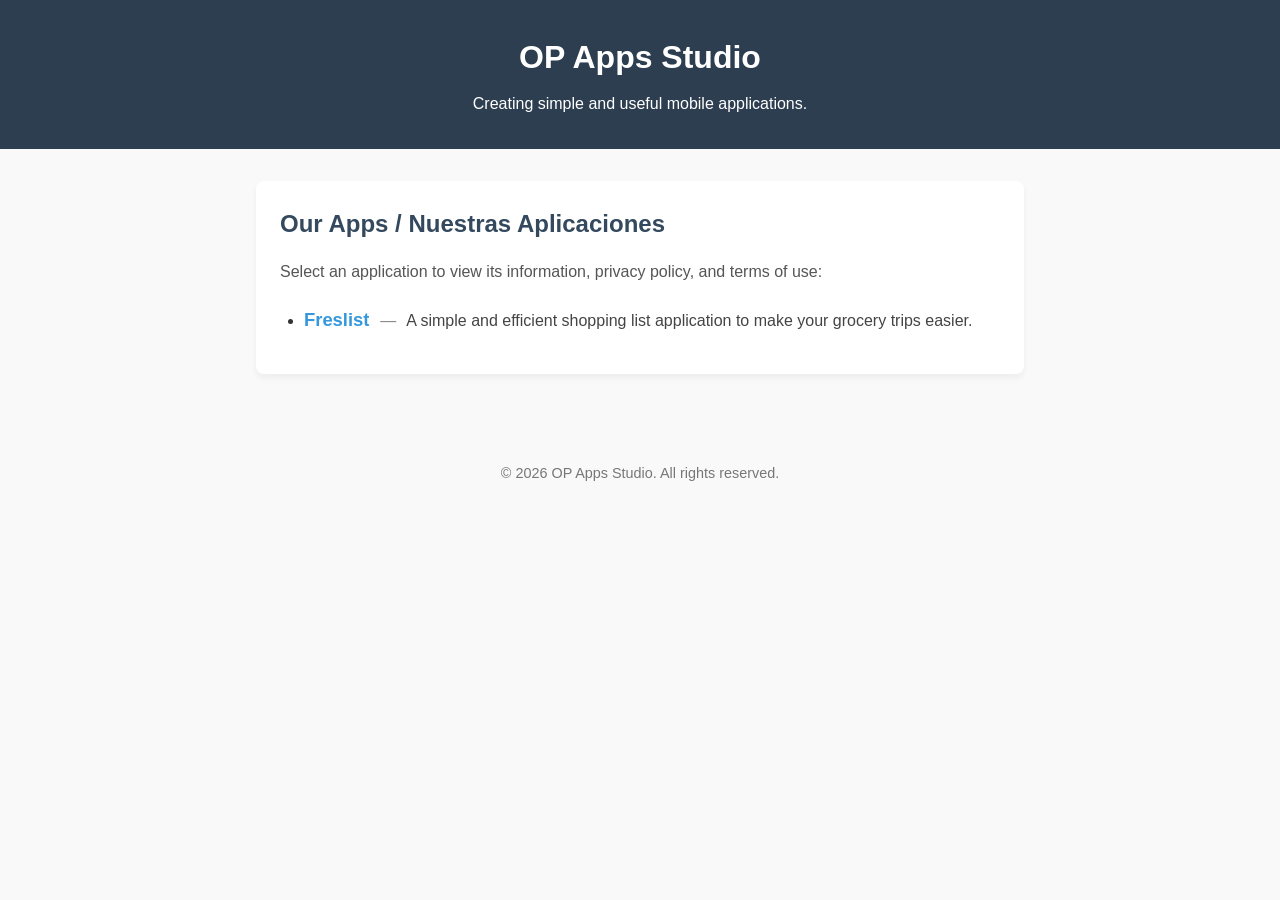
<file: index.html>
<!DOCTYPE html>
<html lang="en">
<head>
    <meta charset="UTF-8">
    <meta name="viewport" content="width=device-width, initial-scale=1.0">
    <title>OP Apps Studio</title>
    <meta name="description" content="OP Apps Studio - Mobile Application Development">
    <link rel="stylesheet" href="css/style.css">
</head>
<body>
    <header>
        <h1>OP Apps Studio</h1>
        <p>Creating simple and useful mobile applications.</p>
    </header>

    <main>
        <section class="card">
            <h2>Our Apps / Nuestras Aplicaciones</h2>
            <p class="section-intro">Select an application to view its information, privacy policy, and terms of use:</p>
            <ul class="apps-list">
                <li class="app-list-item">
                    <a href="apps/freslist/index.html" class="app-title-link">Freslist</a>
                    <span class="app-separator">&mdash;</span>
                    <span class="app-summary">A simple and efficient shopping list application to make your grocery trips easier.</span>
                </li>
                <!--
                To add a new app in the future, copy and paste this block:
                <li class="app-list-item">
                    <a href="apps/[app-slug]/index.html" class="app-title-link">[App Name]</a>
                    <span class="app-separator">&mdash;</span>
                    <span class="app-summary">[Brief app description]</span>
                </li>
                -->
            </ul>
        </section>
    </main>

    <footer>
        <p>&copy; 2026 OP Apps Studio. All rights reserved.</p>
    </footer>
</body>
</html>
</file>
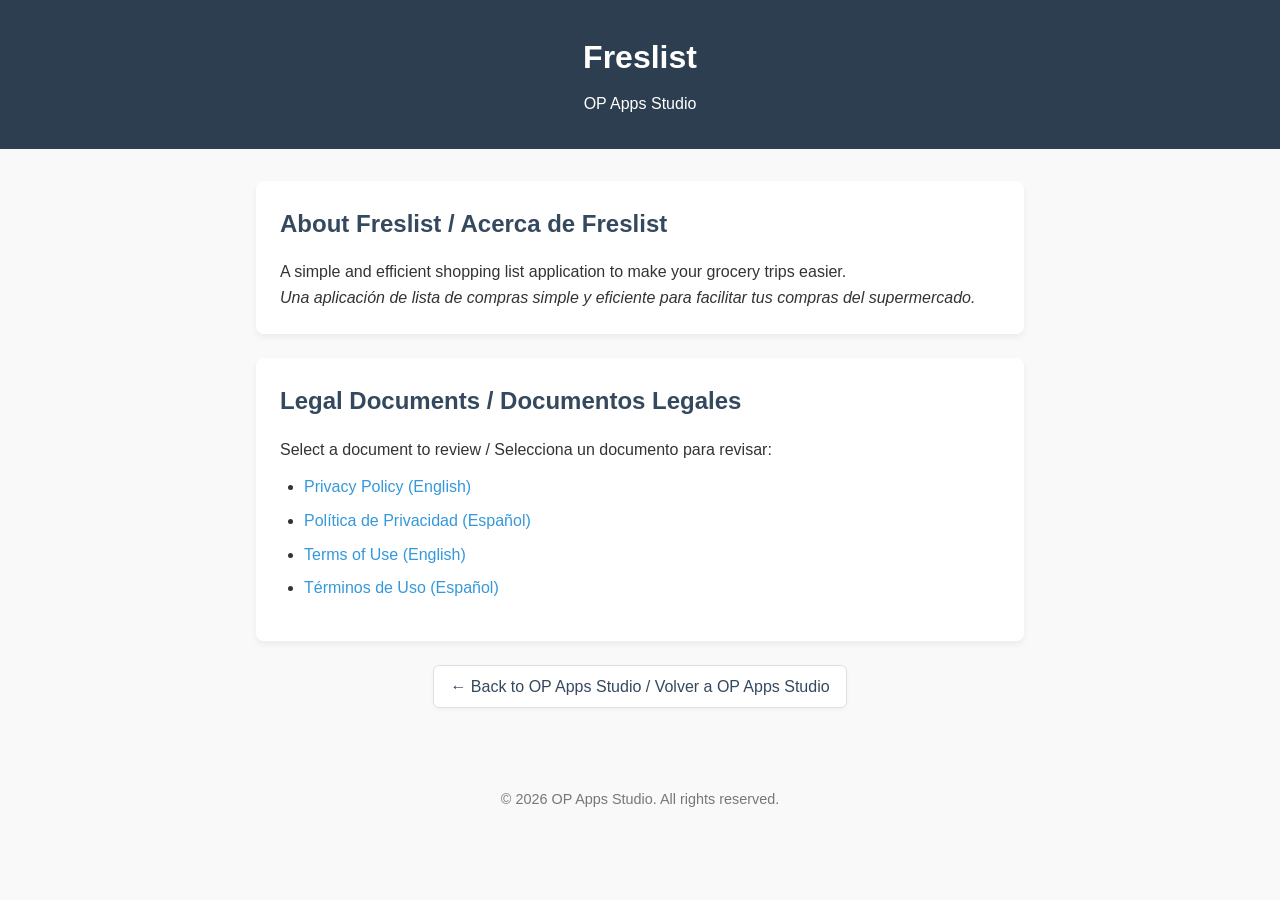
<file: apps/freslist/index.html>
<!DOCTYPE html>
<html lang="en">
<head>
    <meta charset="UTF-8">
    <meta name="viewport" content="width=device-width, initial-scale=1.0">
    <title>Freslist - OP Apps Studio</title>
    <meta name="description" content="Freslist app details, privacy policy, and terms of use.">
    <link rel="stylesheet" href="../../css/style.css">
</head>
<body>
    <header>
        <h1>Freslist</h1>
        <p>OP Apps Studio</p>
    </header>

    <main>
        <section class="card">
            <h2>About Freslist / Acerca de Freslist</h2>
            <p>A simple and efficient shopping list application to make your grocery trips easier.</p>
            <p><em>Una aplicación de lista de compras simple y eficiente para facilitar tus compras del supermercado.</em></p>
        </section>

        <section class="card">
            <h2>Legal Documents / Documentos Legales</h2>
            <p>Select a document to review / Selecciona un documento para revisar:</p>
            <ul class="legal-list">
                <li><a href="../../privacy/freslist/index.html">Privacy Policy (English)</a></li>
                <li><a href="../../privacy/freslist/es.html">Política de Privacidad (Español)</a></li>
                <li><a href="../../terms/freslist/index.html">Terms of Use (English)</a></li>
                <li><a href="../../terms/freslist/es.html">Términos de Uso (Español)</a></li>
            </ul>
        </section>

        <div class="back-link">
            <a href="../../index.html">&larr; Back to OP Apps Studio / Volver a OP Apps Studio</a>
        </div>
    </main>

    <footer>
        <p>&copy; 2026 OP Apps Studio. All rights reserved.</p>
    </footer>
</body>
</html>
</file>
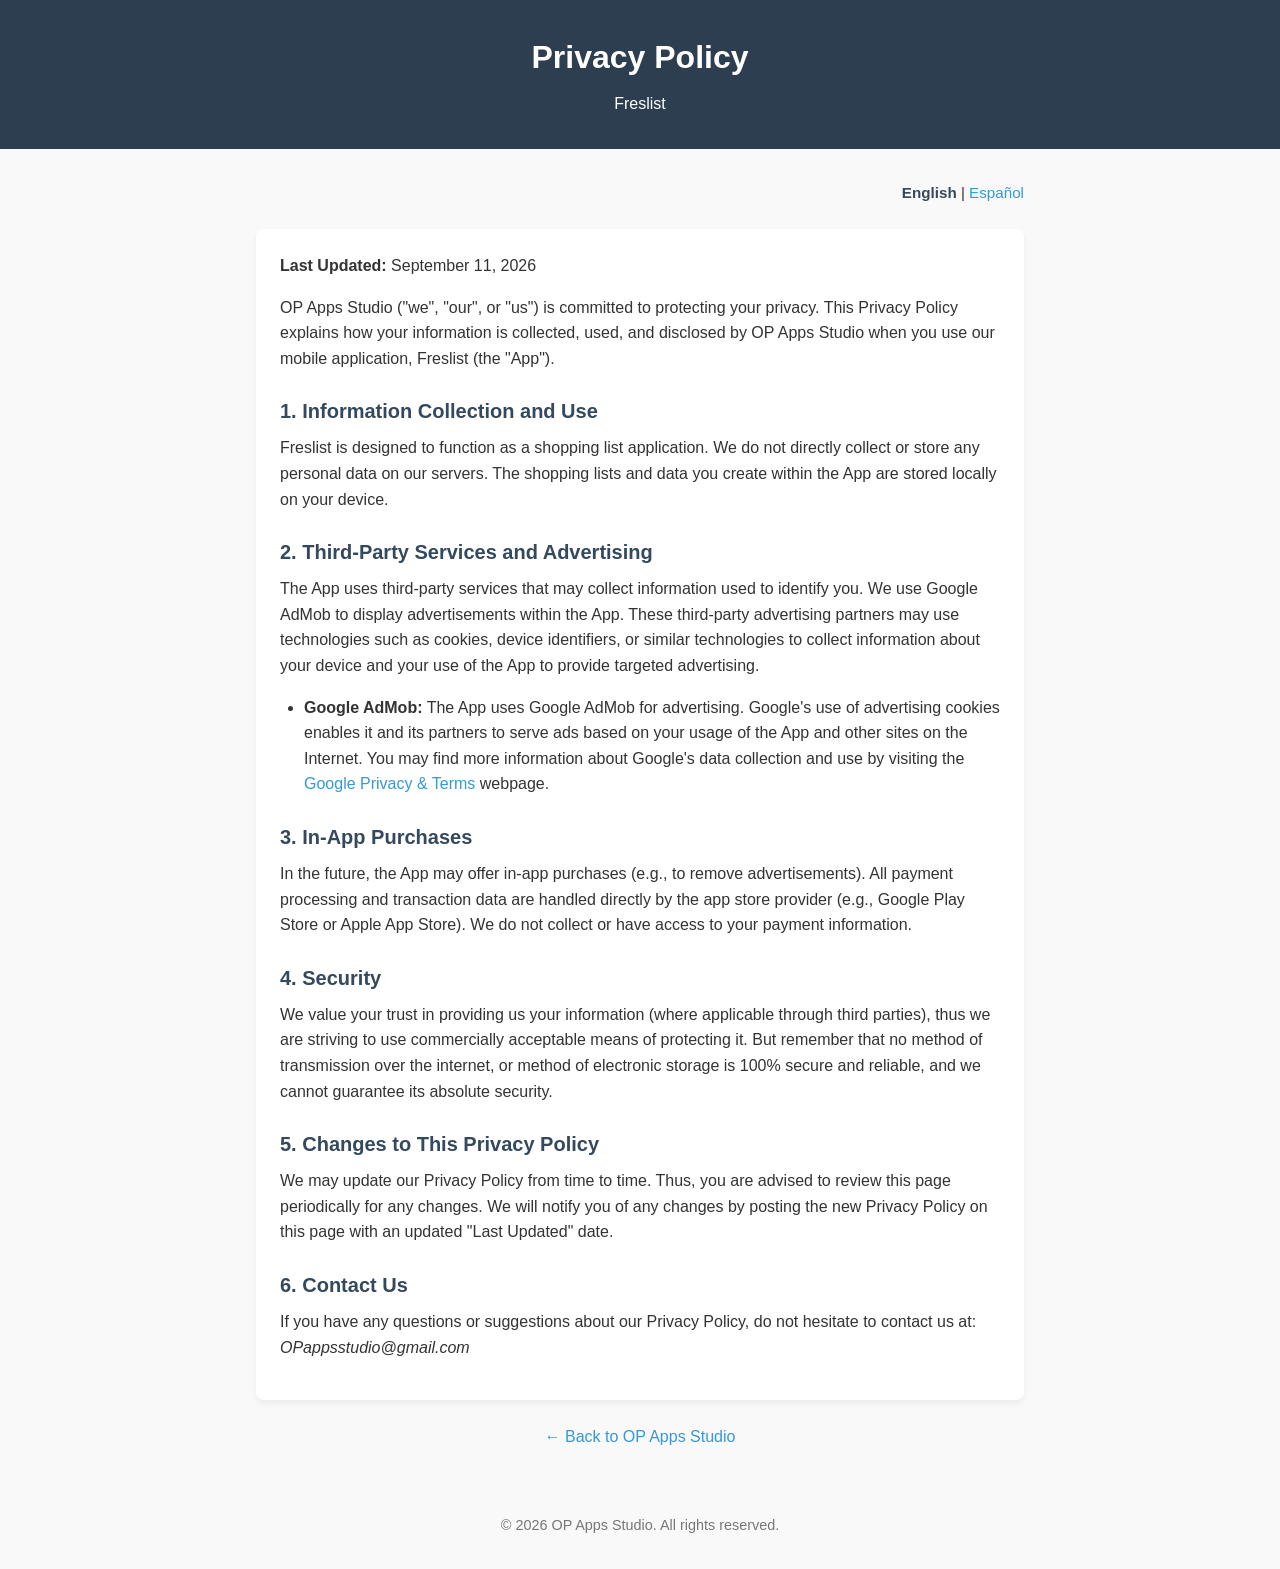
<file: privacy/freslist/index.html>
<!DOCTYPE html>
<html lang="en">
<head>
    <meta charset="UTF-8">
    <meta name="viewport" content="width=device-width, initial-scale=1.0">
    <title>Privacy Policy - Freslist | OP Apps Studio</title>
    <meta name="description" content="Privacy Policy for Freslist, a shopping list app by OP Apps Studio.">
    <link rel="stylesheet" href="../../css/style.css">
</head>
<body>
    <header>
        <h1>Privacy Policy</h1>
        <p>Freslist</p>
    </header>

    <main>
        <div class="language-selector">
            <span>English</span> | <a href="es.html">Español</a>
        </div>
        
        <div class="card privacy-content">
            <p><strong>Last Updated:</strong> September 11, 2026</p>

            <p>OP Apps Studio ("we", "our", or "us") is committed to protecting your privacy. This Privacy Policy explains how your information is collected, used, and disclosed by OP Apps Studio when you use our mobile application, Freslist (the "App").</p>

            <h2>1. Information Collection and Use</h2>
            <p>Freslist is designed to function as a shopping list application. We do not directly collect or store any personal data on our servers. The shopping lists and data you create within the App are stored locally on your device.</p>

            <h2>2. Third-Party Services and Advertising</h2>
            <p>The App uses third-party services that may collect information used to identify you. We use Google AdMob to display advertisements within the App. These third-party advertising partners may use technologies such as cookies, device identifiers, or similar technologies to collect information about your device and your use of the App to provide targeted advertising.</p>
            <ul>
                <li><strong>Google AdMob:</strong> The App uses Google AdMob for advertising. Google's use of advertising cookies enables it and its partners to serve ads based on your usage of the App and other sites on the Internet. You may find more information about Google's data collection and use by visiting the <a href="https://policies.google.com/technologies/ads" target="_blank" rel="noopener noreferrer">Google Privacy & Terms</a> webpage.</li>
            </ul>

            <h2>3. In-App Purchases</h2>
            <p>In the future, the App may offer in-app purchases (e.g., to remove advertisements). All payment processing and transaction data are handled directly by the app store provider (e.g., Google Play Store or Apple App Store). We do not collect or have access to your payment information.</p>

            <h2>4. Security</h2>
            <p>We value your trust in providing us your information (where applicable through third parties), thus we are striving to use commercially acceptable means of protecting it. But remember that no method of transmission over the internet, or method of electronic storage is 100% secure and reliable, and we cannot guarantee its absolute security.</p>

            <h2>5. Changes to This Privacy Policy</h2>
            <p>We may update our Privacy Policy from time to time. Thus, you are advised to review this page periodically for any changes. We will notify you of any changes by posting the new Privacy Policy on this page with an updated "Last Updated" date.</p>

            <h2>6. Contact Us</h2>
            <p>If you have any questions or suggestions about our Privacy Policy, do not hesitate to contact us at: <em>OPappsstudio@gmail.com</em></p>
        </div>
        
        <div style="text-align: center; margin-top: 1rem;">
            <a href="../../index.html">&larr; Back to OP Apps Studio</a>
        </div>
    </main>

    <footer>
        <p>&copy; 2026 OP Apps Studio. All rights reserved.</p>
    </footer>
</body>
</html>
</file>
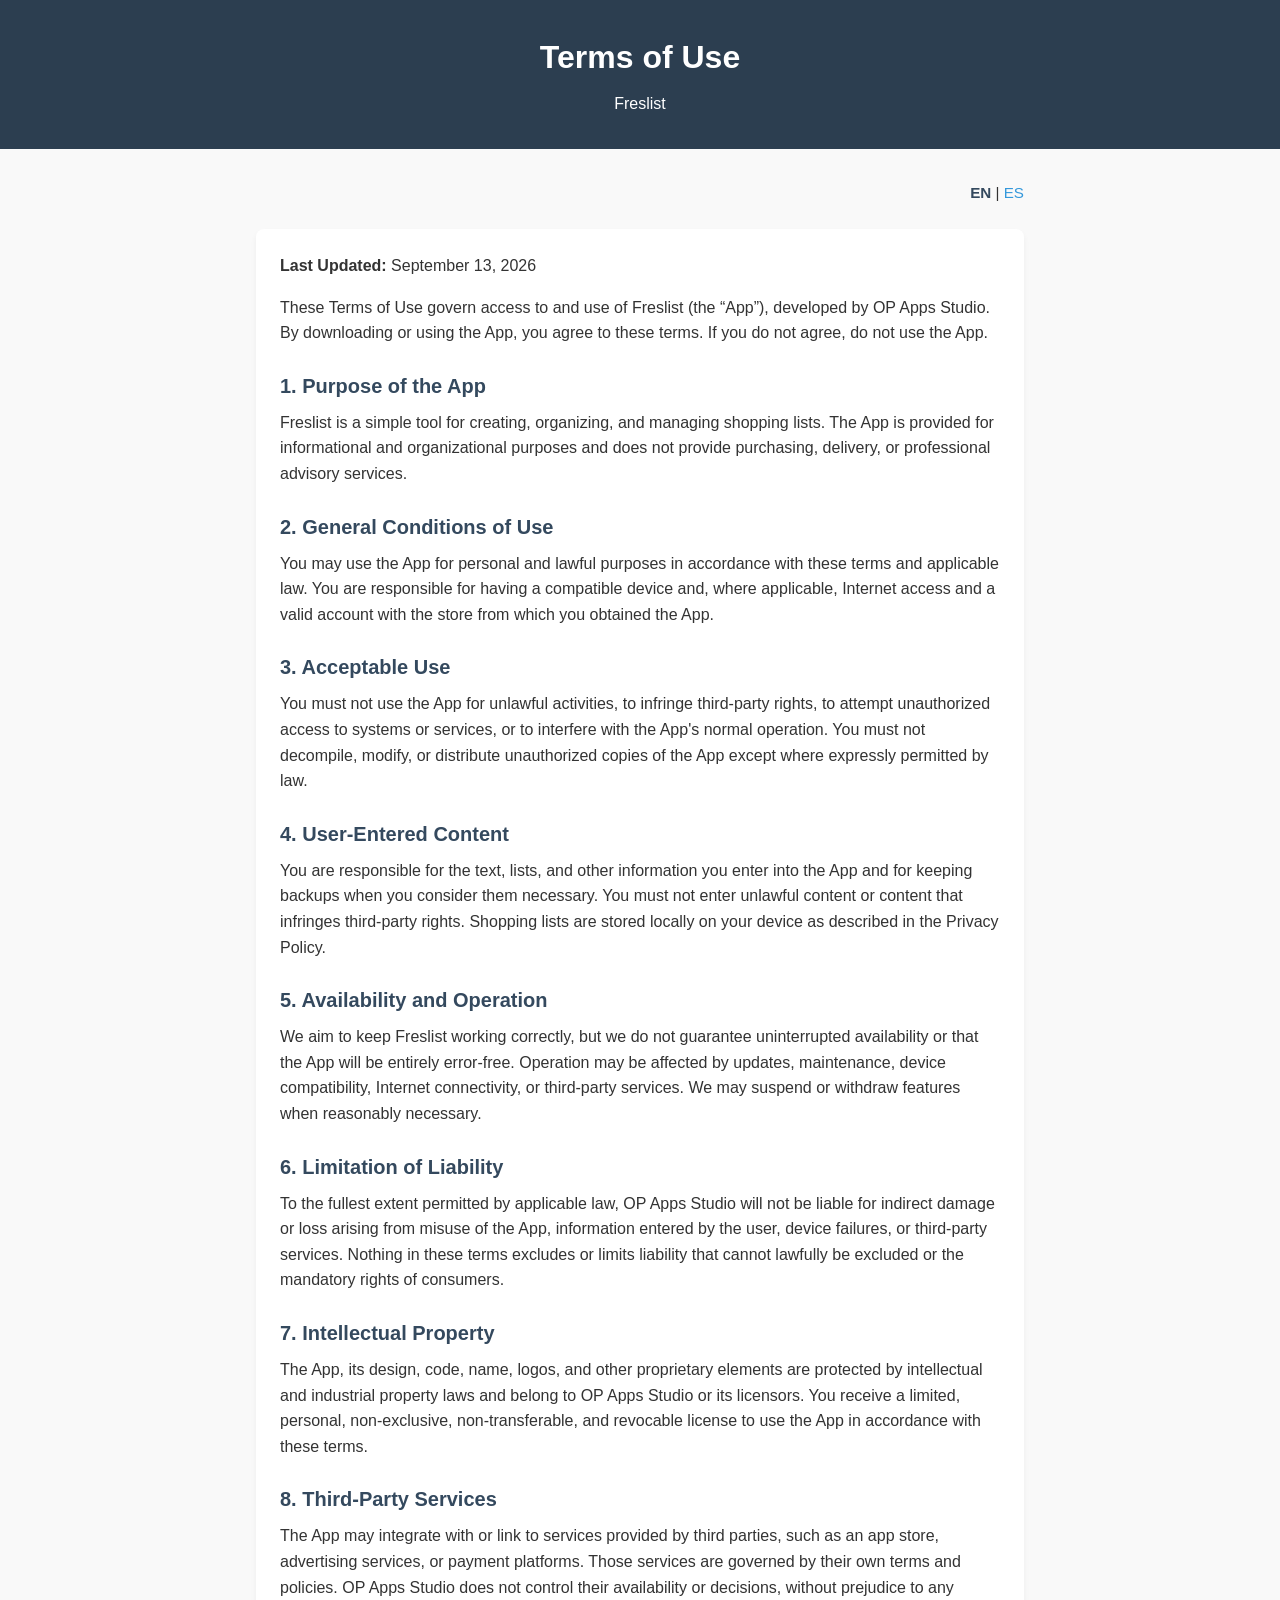
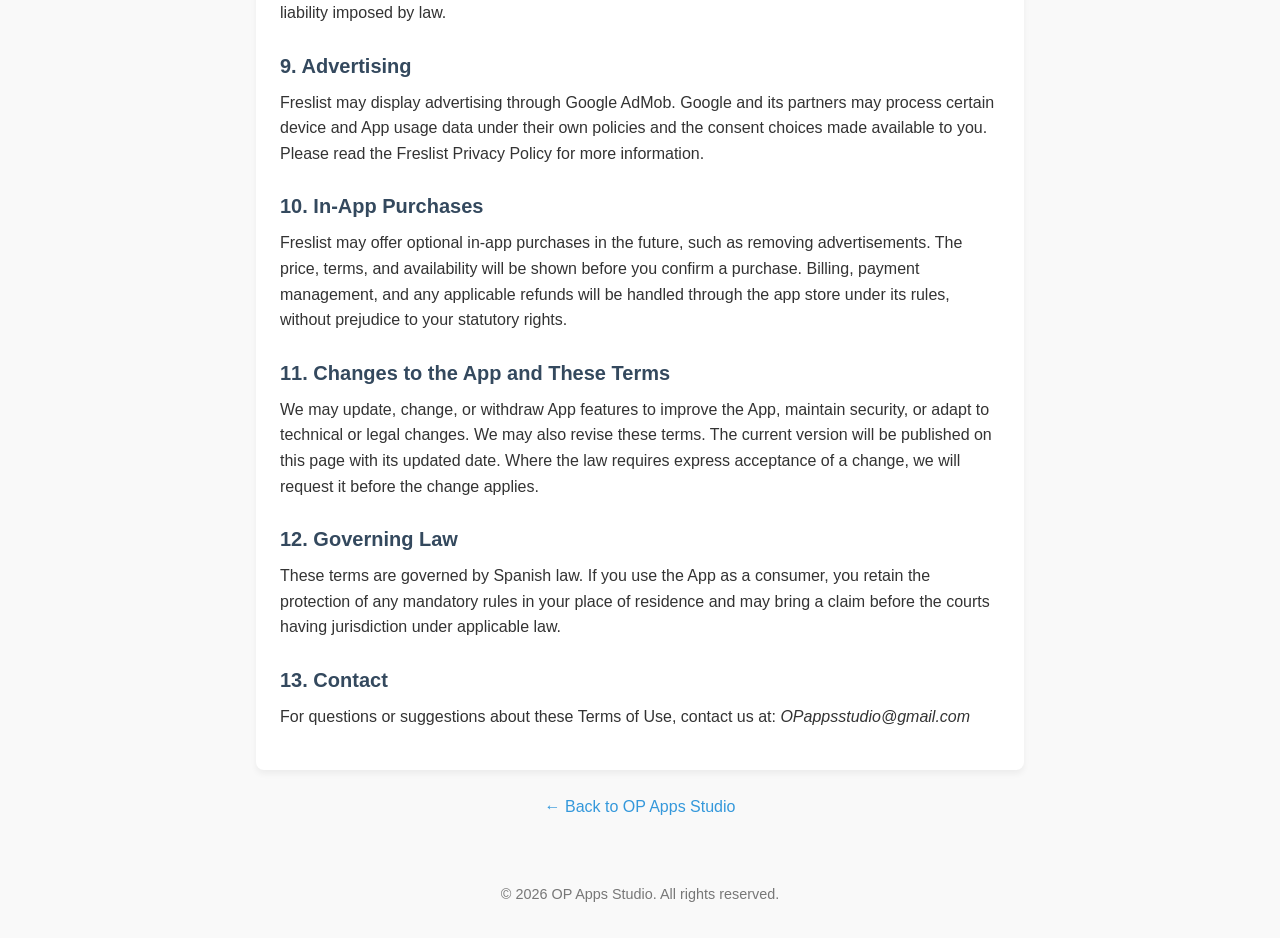
<file: terms/freslist/index.html>
<!DOCTYPE html>
<html lang="en">
<head>
    <meta charset="UTF-8">
    <meta name="viewport" content="width=device-width, initial-scale=1.0">
    <title>Terms of Use - Freslist | OP Apps Studio</title>
    <meta name="description" content="Terms of Use for Freslist, a shopping list app by OP Apps Studio.">
    <link rel="stylesheet" href="../../css/style.css">
</head>
<body>
    <header>
        <h1>Terms of Use</h1>
        <p>Freslist</p>
    </header>

    <main>
        <div class="language-selector">
            <span>EN</span> | <a href="es.html">ES</a>
        </div>

        <div class="card legal-content">
            <p><strong>Last Updated:</strong> September 13, 2026</p>

            <p>These Terms of Use govern access to and use of Freslist (the “App”), developed by OP Apps Studio. By downloading or using the App, you agree to these terms. If you do not agree, do not use the App.</p>

            <h2>1. Purpose of the App</h2>
            <p>Freslist is a simple tool for creating, organizing, and managing shopping lists. The App is provided for informational and organizational purposes and does not provide purchasing, delivery, or professional advisory services.</p>

            <h2>2. General Conditions of Use</h2>
            <p>You may use the App for personal and lawful purposes in accordance with these terms and applicable law. You are responsible for having a compatible device and, where applicable, Internet access and a valid account with the store from which you obtained the App.</p>

            <h2>3. Acceptable Use</h2>
            <p>You must not use the App for unlawful activities, to infringe third-party rights, to attempt unauthorized access to systems or services, or to interfere with the App's normal operation. You must not decompile, modify, or distribute unauthorized copies of the App except where expressly permitted by law.</p>

            <h2>4. User-Entered Content</h2>
            <p>You are responsible for the text, lists, and other information you enter into the App and for keeping backups when you consider them necessary. You must not enter unlawful content or content that infringes third-party rights. Shopping lists are stored locally on your device as described in the Privacy Policy.</p>

            <h2>5. Availability and Operation</h2>
            <p>We aim to keep Freslist working correctly, but we do not guarantee uninterrupted availability or that the App will be entirely error-free. Operation may be affected by updates, maintenance, device compatibility, Internet connectivity, or third-party services. We may suspend or withdraw features when reasonably necessary.</p>

            <h2>6. Limitation of Liability</h2>
            <p>To the fullest extent permitted by applicable law, OP Apps Studio will not be liable for indirect damage or loss arising from misuse of the App, information entered by the user, device failures, or third-party services. Nothing in these terms excludes or limits liability that cannot lawfully be excluded or the mandatory rights of consumers.</p>

            <h2>7. Intellectual Property</h2>
            <p>The App, its design, code, name, logos, and other proprietary elements are protected by intellectual and industrial property laws and belong to OP Apps Studio or its licensors. You receive a limited, personal, non-exclusive, non-transferable, and revocable license to use the App in accordance with these terms.</p>

            <h2>8. Third-Party Services</h2>
            <p>The App may integrate with or link to services provided by third parties, such as an app store, advertising services, or payment platforms. Those services are governed by their own terms and policies. OP Apps Studio does not control their availability or decisions, without prejudice to any liability imposed by law.</p>

            <h2>9. Advertising</h2>
            <p>Freslist may display advertising through Google AdMob. Google and its partners may process certain device and App usage data under their own policies and the consent choices made available to you. Please read the Freslist Privacy Policy for more information.</p>

            <h2>10. In-App Purchases</h2>
            <p>Freslist may offer optional in-app purchases in the future, such as removing advertisements. The price, terms, and availability will be shown before you confirm a purchase. Billing, payment management, and any applicable refunds will be handled through the app store under its rules, without prejudice to your statutory rights.</p>

            <h2>11. Changes to the App and These Terms</h2>
            <p>We may update, change, or withdraw App features to improve the App, maintain security, or adapt to technical or legal changes. We may also revise these terms. The current version will be published on this page with its updated date. Where the law requires express acceptance of a change, we will request it before the change applies.</p>

            <h2>12. Governing Law</h2>
            <p>These terms are governed by Spanish law. If you use the App as a consumer, you retain the protection of any mandatory rules in your place of residence and may bring a claim before the courts having jurisdiction under applicable law.</p>

            <h2>13. Contact</h2>
            <p>For questions or suggestions about these Terms of Use, contact us at: <em>OPappsstudio@gmail.com</em></p>
        </div>

        <div style="text-align: center; margin-top: 1rem;">
            <a href="../../index.html">&larr; Back to OP Apps Studio</a>
        </div>
    </main>

    <footer>
        <p>&copy; 2026 OP Apps Studio. All rights reserved.</p>
    </footer>
</body>
</html>
</file>
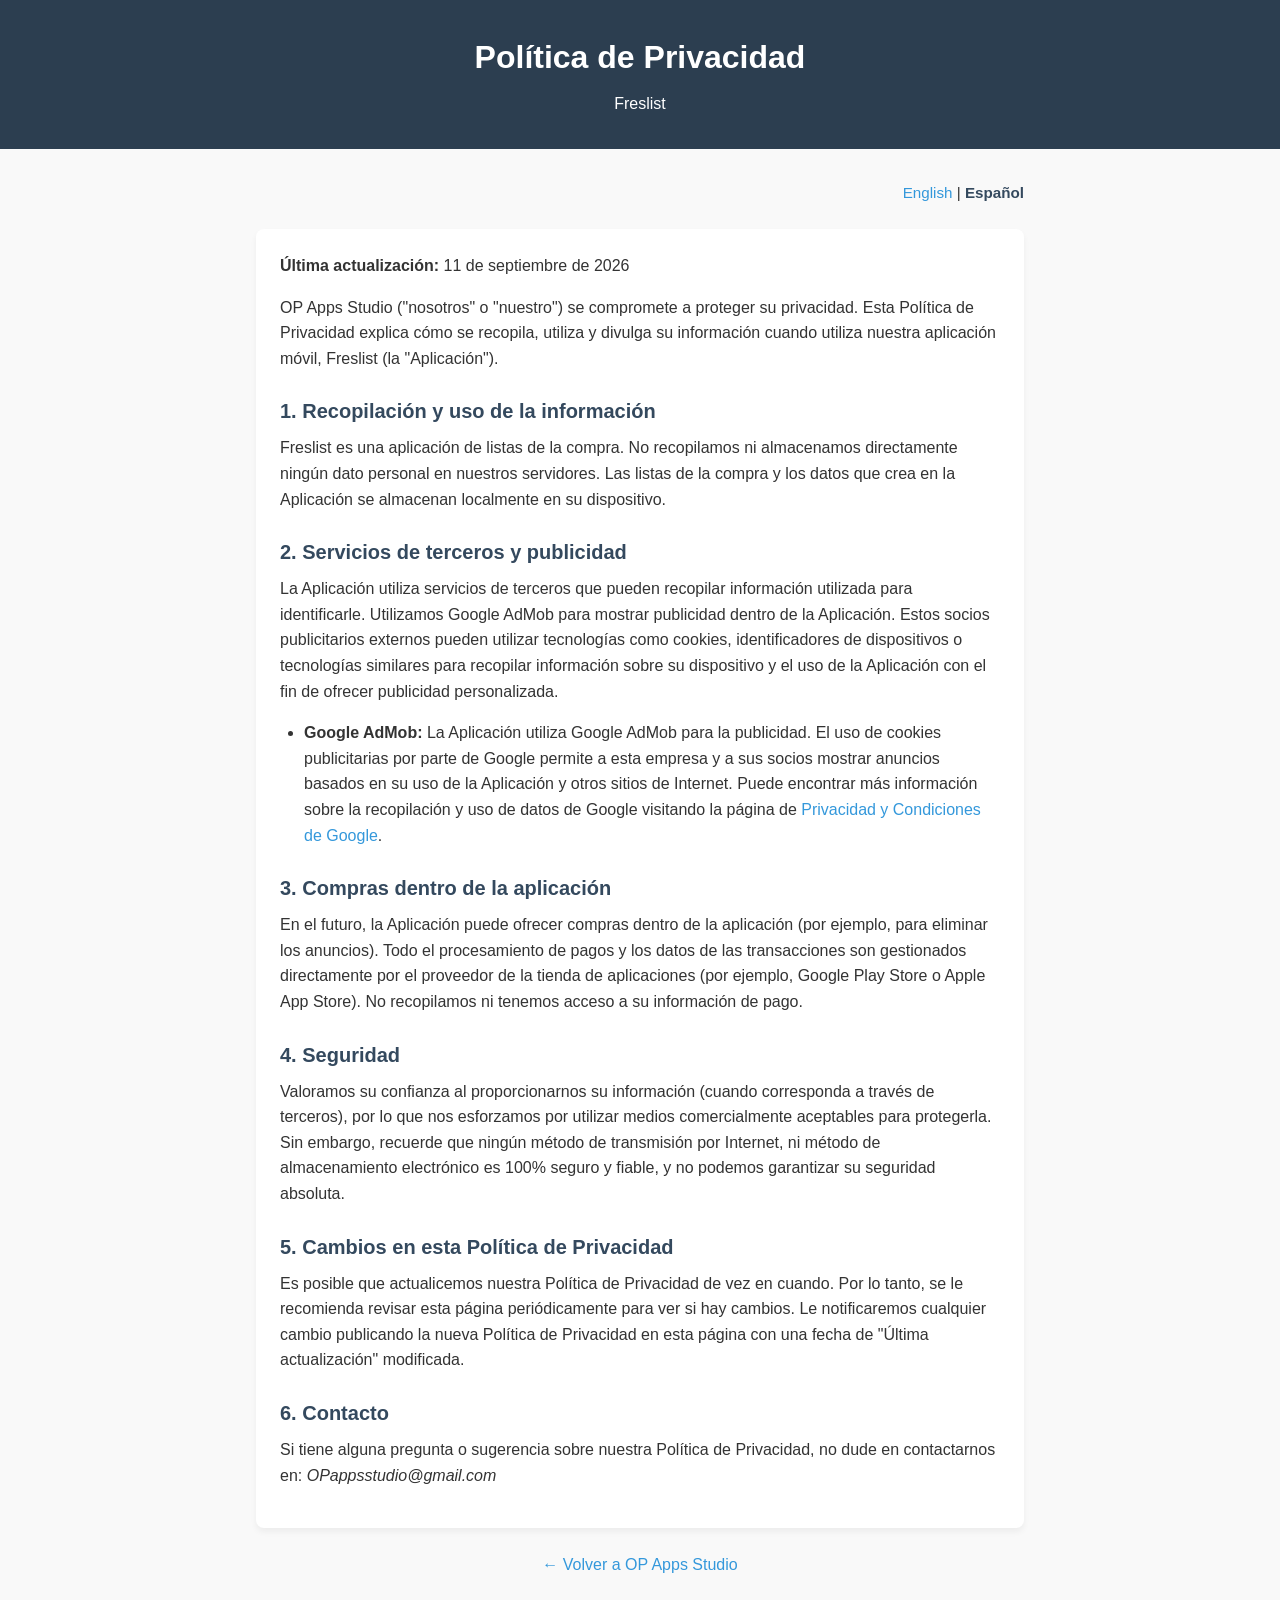
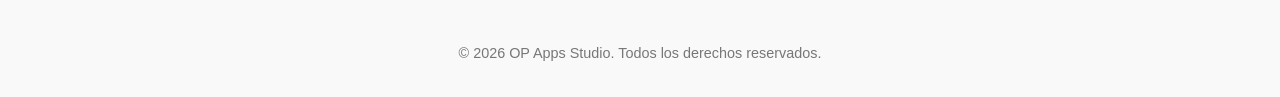
<file: privacy/freslist/es.html>
<!DOCTYPE html>
<html lang="es">
<head>
    <meta charset="UTF-8">
    <meta name="viewport" content="width=device-width, initial-scale=1.0">
    <title>Política de Privacidad - Freslist | OP Apps Studio</title>
    <meta name="description" content="Política de Privacidad de Freslist, aplicación de OP Apps Studio.">
    <link rel="stylesheet" href="../../css/style.css">
</head>
<body>
    <header>
        <h1>Política de Privacidad</h1>
        <p>Freslist</p>
    </header>

    <main>
        <div class="language-selector">
            <a href="index.html">English</a> | <span>Español</span>
        </div>
        
        <div class="card privacy-content">
            <p><strong>Última actualización:</strong> 11 de septiembre de 2026</p>

            <p>OP Apps Studio ("nosotros" o "nuestro") se compromete a proteger su privacidad. Esta Política de Privacidad explica cómo se recopila, utiliza y divulga su información cuando utiliza nuestra aplicación móvil, Freslist (la "Aplicación").</p>

            <h2>1. Recopilación y uso de la información</h2>
            <p>Freslist es una aplicación de listas de la compra. No recopilamos ni almacenamos directamente ningún dato personal en nuestros servidores. Las listas de la compra y los datos que crea en la Aplicación se almacenan localmente en su dispositivo.</p>

            <h2>2. Servicios de terceros y publicidad</h2>
            <p>La Aplicación utiliza servicios de terceros que pueden recopilar información utilizada para identificarle. Utilizamos Google AdMob para mostrar publicidad dentro de la Aplicación. Estos socios publicitarios externos pueden utilizar tecnologías como cookies, identificadores de dispositivos o tecnologías similares para recopilar información sobre su dispositivo y el uso de la Aplicación con el fin de ofrecer publicidad personalizada.</p>
            <ul>
                <li><strong>Google AdMob:</strong> La Aplicación utiliza Google AdMob para la publicidad. El uso de cookies publicitarias por parte de Google permite a esta empresa y a sus socios mostrar anuncios basados en su uso de la Aplicación y otros sitios de Internet. Puede encontrar más información sobre la recopilación y uso de datos de Google visitando la página de <a href="https://policies.google.com/technologies/ads" target="_blank" rel="noopener noreferrer">Privacidad y Condiciones de Google</a>.</li>
            </ul>

            <h2>3. Compras dentro de la aplicación</h2>
            <p>En el futuro, la Aplicación puede ofrecer compras dentro de la aplicación (por ejemplo, para eliminar los anuncios). Todo el procesamiento de pagos y los datos de las transacciones son gestionados directamente por el proveedor de la tienda de aplicaciones (por ejemplo, Google Play Store o Apple App Store). No recopilamos ni tenemos acceso a su información de pago.</p>

            <h2>4. Seguridad</h2>
            <p>Valoramos su confianza al proporcionarnos su información (cuando corresponda a través de terceros), por lo que nos esforzamos por utilizar medios comercialmente aceptables para protegerla. Sin embargo, recuerde que ningún método de transmisión por Internet, ni método de almacenamiento electrónico es 100% seguro y fiable, y no podemos garantizar su seguridad absoluta.</p>

            <h2>5. Cambios en esta Política de Privacidad</h2>
            <p>Es posible que actualicemos nuestra Política de Privacidad de vez en cuando. Por lo tanto, se le recomienda revisar esta página periódicamente para ver si hay cambios. Le notificaremos cualquier cambio publicando la nueva Política de Privacidad en esta página con una fecha de "Última actualización" modificada.</p>

            <h2>6. Contacto</h2>
            <p>Si tiene alguna pregunta o sugerencia sobre nuestra Política de Privacidad, no dude en contactarnos en: <em>OPappsstudio@gmail.com</em></p>
        </div>
        
        <div style="text-align: center; margin-top: 1rem;">
            <a href="../../index.html">&larr; Volver a OP Apps Studio</a>
        </div>
    </main>

    <footer>
        <p>&copy; 2026 OP Apps Studio. Todos los derechos reservados.</p>
    </footer>
</body>
</html>
</file>
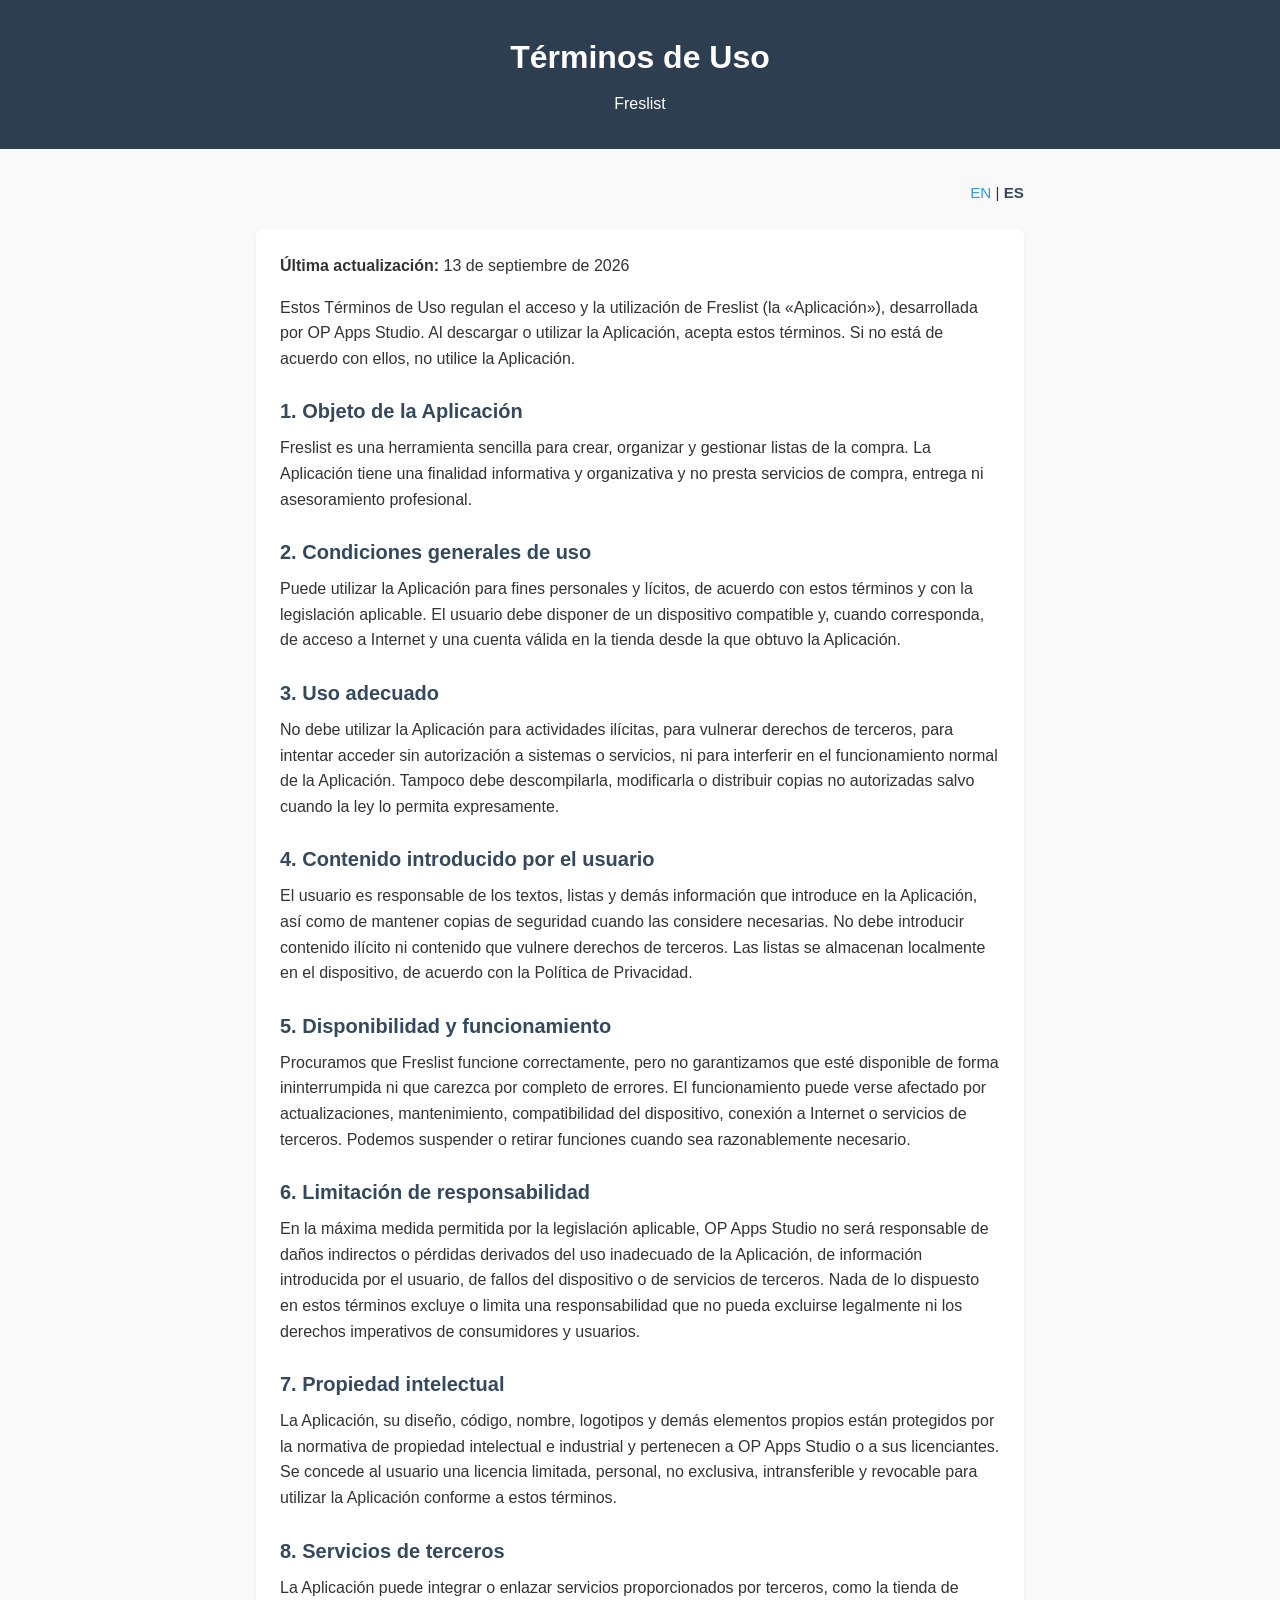
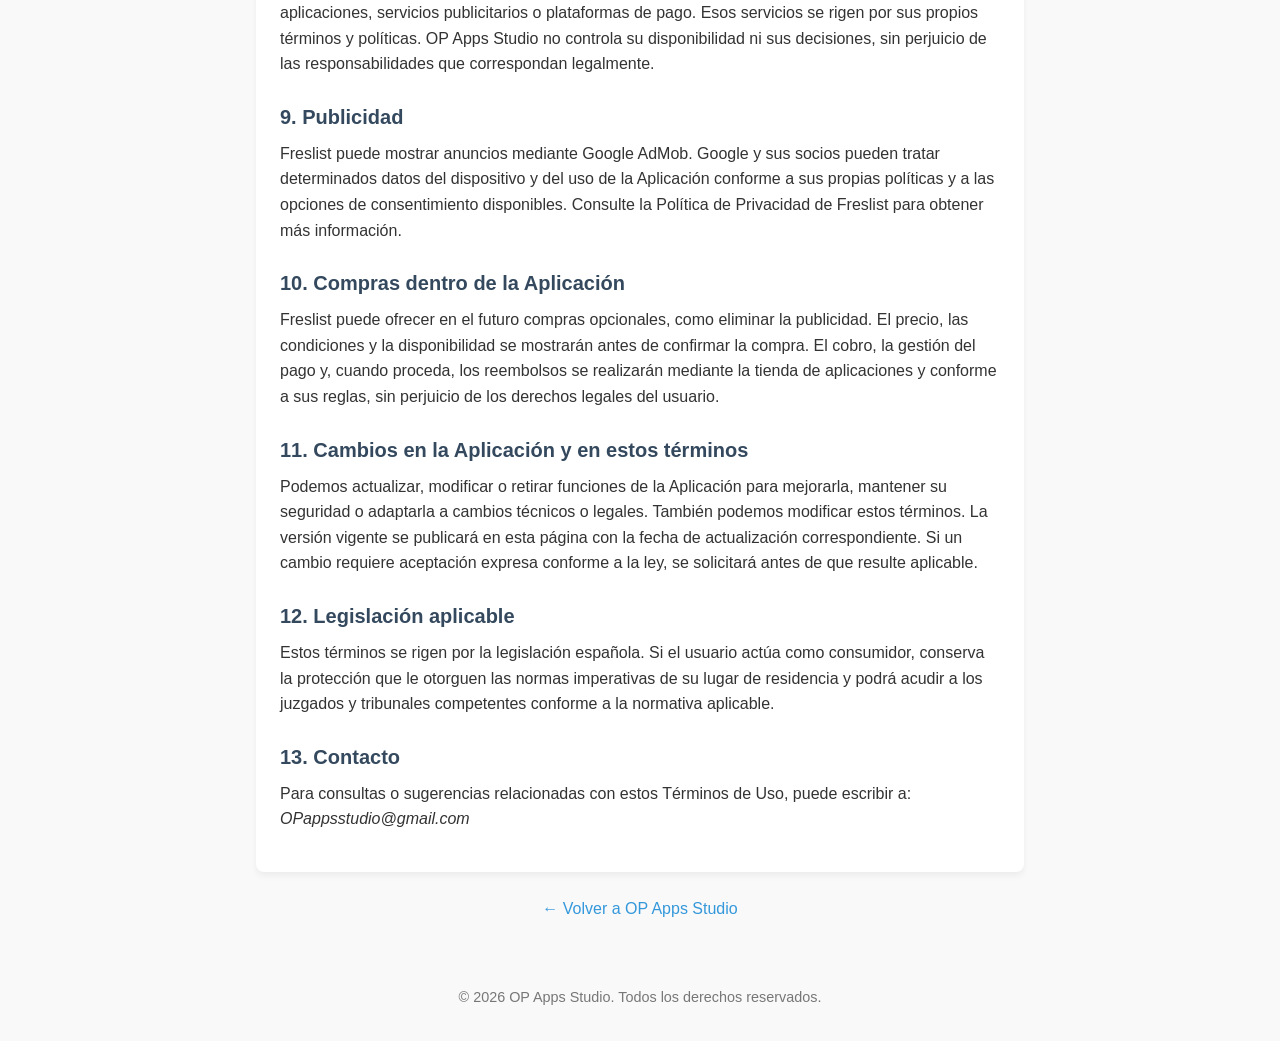
<file: terms/freslist/es.html>
<!DOCTYPE html>
<html lang="es">
<head>
    <meta charset="UTF-8">
    <meta name="viewport" content="width=device-width, initial-scale=1.0">
    <title>Términos de Uso - Freslist | OP Apps Studio</title>
    <meta name="description" content="Términos de Uso de Freslist, aplicación de listas de la compra de OP Apps Studio.">
    <link rel="stylesheet" href="../../css/style.css">
</head>
<body>
    <header>
        <h1>Términos de Uso</h1>
        <p>Freslist</p>
    </header>

    <main>
        <div class="language-selector">
            <a href="index.html">EN</a> | <span>ES</span>
        </div>

        <div class="card legal-content">
            <p><strong>Última actualización:</strong> 13 de septiembre de 2026</p>

            <p>Estos Términos de Uso regulan el acceso y la utilización de Freslist (la «Aplicación»), desarrollada por OP Apps Studio. Al descargar o utilizar la Aplicación, acepta estos términos. Si no está de acuerdo con ellos, no utilice la Aplicación.</p>

            <h2>1. Objeto de la Aplicación</h2>
            <p>Freslist es una herramienta sencilla para crear, organizar y gestionar listas de la compra. La Aplicación tiene una finalidad informativa y organizativa y no presta servicios de compra, entrega ni asesoramiento profesional.</p>

            <h2>2. Condiciones generales de uso</h2>
            <p>Puede utilizar la Aplicación para fines personales y lícitos, de acuerdo con estos términos y con la legislación aplicable. El usuario debe disponer de un dispositivo compatible y, cuando corresponda, de acceso a Internet y una cuenta válida en la tienda desde la que obtuvo la Aplicación.</p>

            <h2>3. Uso adecuado</h2>
            <p>No debe utilizar la Aplicación para actividades ilícitas, para vulnerar derechos de terceros, para intentar acceder sin autorización a sistemas o servicios, ni para interferir en el funcionamiento normal de la Aplicación. Tampoco debe descompilarla, modificarla o distribuir copias no autorizadas salvo cuando la ley lo permita expresamente.</p>

            <h2>4. Contenido introducido por el usuario</h2>
            <p>El usuario es responsable de los textos, listas y demás información que introduce en la Aplicación, así como de mantener copias de seguridad cuando las considere necesarias. No debe introducir contenido ilícito ni contenido que vulnere derechos de terceros. Las listas se almacenan localmente en el dispositivo, de acuerdo con la Política de Privacidad.</p>

            <h2>5. Disponibilidad y funcionamiento</h2>
            <p>Procuramos que Freslist funcione correctamente, pero no garantizamos que esté disponible de forma ininterrumpida ni que carezca por completo de errores. El funcionamiento puede verse afectado por actualizaciones, mantenimiento, compatibilidad del dispositivo, conexión a Internet o servicios de terceros. Podemos suspender o retirar funciones cuando sea razonablemente necesario.</p>

            <h2>6. Limitación de responsabilidad</h2>
            <p>En la máxima medida permitida por la legislación aplicable, OP Apps Studio no será responsable de daños indirectos o pérdidas derivados del uso inadecuado de la Aplicación, de información introducida por el usuario, de fallos del dispositivo o de servicios de terceros. Nada de lo dispuesto en estos términos excluye o limita una responsabilidad que no pueda excluirse legalmente ni los derechos imperativos de consumidores y usuarios.</p>

            <h2>7. Propiedad intelectual</h2>
            <p>La Aplicación, su diseño, código, nombre, logotipos y demás elementos propios están protegidos por la normativa de propiedad intelectual e industrial y pertenecen a OP Apps Studio o a sus licenciantes. Se concede al usuario una licencia limitada, personal, no exclusiva, intransferible y revocable para utilizar la Aplicación conforme a estos términos.</p>

            <h2>8. Servicios de terceros</h2>
            <p>La Aplicación puede integrar o enlazar servicios proporcionados por terceros, como la tienda de aplicaciones, servicios publicitarios o plataformas de pago. Esos servicios se rigen por sus propios términos y políticas. OP Apps Studio no controla su disponibilidad ni sus decisiones, sin perjuicio de las responsabilidades que correspondan legalmente.</p>

            <h2>9. Publicidad</h2>
            <p>Freslist puede mostrar anuncios mediante Google AdMob. Google y sus socios pueden tratar determinados datos del dispositivo y del uso de la Aplicación conforme a sus propias políticas y a las opciones de consentimiento disponibles. Consulte la Política de Privacidad de Freslist para obtener más información.</p>

            <h2>10. Compras dentro de la Aplicación</h2>
            <p>Freslist puede ofrecer en el futuro compras opcionales, como eliminar la publicidad. El precio, las condiciones y la disponibilidad se mostrarán antes de confirmar la compra. El cobro, la gestión del pago y, cuando proceda, los reembolsos se realizarán mediante la tienda de aplicaciones y conforme a sus reglas, sin perjuicio de los derechos legales del usuario.</p>

            <h2>11. Cambios en la Aplicación y en estos términos</h2>
            <p>Podemos actualizar, modificar o retirar funciones de la Aplicación para mejorarla, mantener su seguridad o adaptarla a cambios técnicos o legales. También podemos modificar estos términos. La versión vigente se publicará en esta página con la fecha de actualización correspondiente. Si un cambio requiere aceptación expresa conforme a la ley, se solicitará antes de que resulte aplicable.</p>

            <h2>12. Legislación aplicable</h2>
            <p>Estos términos se rigen por la legislación española. Si el usuario actúa como consumidor, conserva la protección que le otorguen las normas imperativas de su lugar de residencia y podrá acudir a los juzgados y tribunales competentes conforme a la normativa aplicable.</p>

            <h2>13. Contacto</h2>
            <p>Para consultas o sugerencias relacionadas con estos Términos de Uso, puede escribir a: <em>OPappsstudio@gmail.com</em></p>
        </div>

        <div style="text-align: center; margin-top: 1rem;">
            <a href="../../index.html">&larr; Volver a OP Apps Studio</a>
        </div>
    </main>

    <footer>
        <p>&copy; 2026 OP Apps Studio. Todos los derechos reservados.</p>
    </footer>
</body>
</html>
</file>
<file: css/style.css>
:root {
  --primary-color: #2c3e50;
  --secondary-color: #34495e;
  --accent-color: #3498db;
  --text-color: #333;
  --bg-color: #f9f9f9;
  --card-bg: #fff;
}

* {
  box-sizing: border-box;
  margin: 0;
  padding: 0;
}

body {
  font-family: -apple-system, BlinkMacSystemFont, "Segoe UI", Roboto, Helvetica, Arial, sans-serif;
  line-height: 1.6;
  color: var(--text-color);
  background-color: var(--bg-color);
}

header {
  background-color: var(--primary-color);
  color: white;
  padding: 2rem 1rem;
  text-align: center;
}

header h1 {
  margin-bottom: 0.5rem;
}

main {
  max-width: 800px;
  margin: 0 auto;
  padding: 2rem 1rem;
}

.card {
  background-color: var(--card-bg);
  border-radius: 8px;
  padding: 1.5rem;
  margin-bottom: 1.5rem;
  box-shadow: 0 4px 6px rgba(0,0,0,0.05);
}

.card h2 {
  color: var(--secondary-color);
  margin-bottom: 1rem;
}

a {
  color: var(--accent-color);
  text-decoration: none;
}

a:hover {
  text-decoration: underline;
}

footer {
  text-align: center;
  padding: 2rem 1rem;
  color: #777;
  font-size: 0.9rem;
}

/* Legal page specifics */
.privacy-content h2,
.legal-content h2 {
  margin-top: 1.5rem;
  margin-bottom: 0.5rem;
  color: var(--secondary-color);
  font-size: 1.25rem;
}

.privacy-content h3,
.legal-content h3 {
  margin-top: 1rem;
  margin-bottom: 0.5rem;
}

.privacy-content p,
.privacy-content ul,
.legal-content p,
.legal-content ul {
  margin-bottom: 1rem;
}

.privacy-content ul,
.legal-content ul {
  padding-left: 1.5rem;
}

.language-selector {
  margin-bottom: 1.5rem;
  text-align: right;
  font-size: 0.95rem;
}

.language-selector span {
  font-weight: bold;
  color: var(--secondary-color);
}

/* App List Styles */
.section-intro {
  margin-bottom: 1.25rem;
  color: #555;
}

.apps-list {
  list-style: disc;
  padding-left: 1.5rem;
}

.app-list-item {
  margin-bottom: 1rem;
  line-height: 1.6;
}

.app-title-link {
  font-size: 1.15rem;
  font-weight: 600;
  color: var(--accent-color);
}

.app-title-link:hover {
  text-decoration: underline;
}

.app-separator {
  color: #888;
  margin: 0 0.4rem;
}

.app-summary {
  color: #444;
}

/* Legal Documents List on App Hub */
.legal-list {
  list-style: disc;
  padding-left: 1.5rem;
  margin-top: 0.75rem;
  margin-bottom: 1rem;
}

.legal-list li {
  margin-bottom: 0.5rem;
}

.legal-list a {
  font-weight: 500;
}

/* Navigation / Back links */
.back-link {
  text-align: center;
  margin-top: 1.5rem;
  margin-bottom: 1rem;
}

.back-link a {
  display: inline-block;
  padding: 0.5rem 1rem;
  background-color: #fff;
  border: 1px solid #e0e0e0;
  border-radius: 6px;
  color: var(--secondary-color);
  font-weight: 500;
  box-shadow: 0 2px 4px rgba(0,0,0,0.04);
  transition: all 0.2s ease;
}

.back-link a:hover {
  background-color: #f0f4f8;
  color: var(--accent-color);
  text-decoration: none;
  border-color: #d0d7de;
}
</file>
